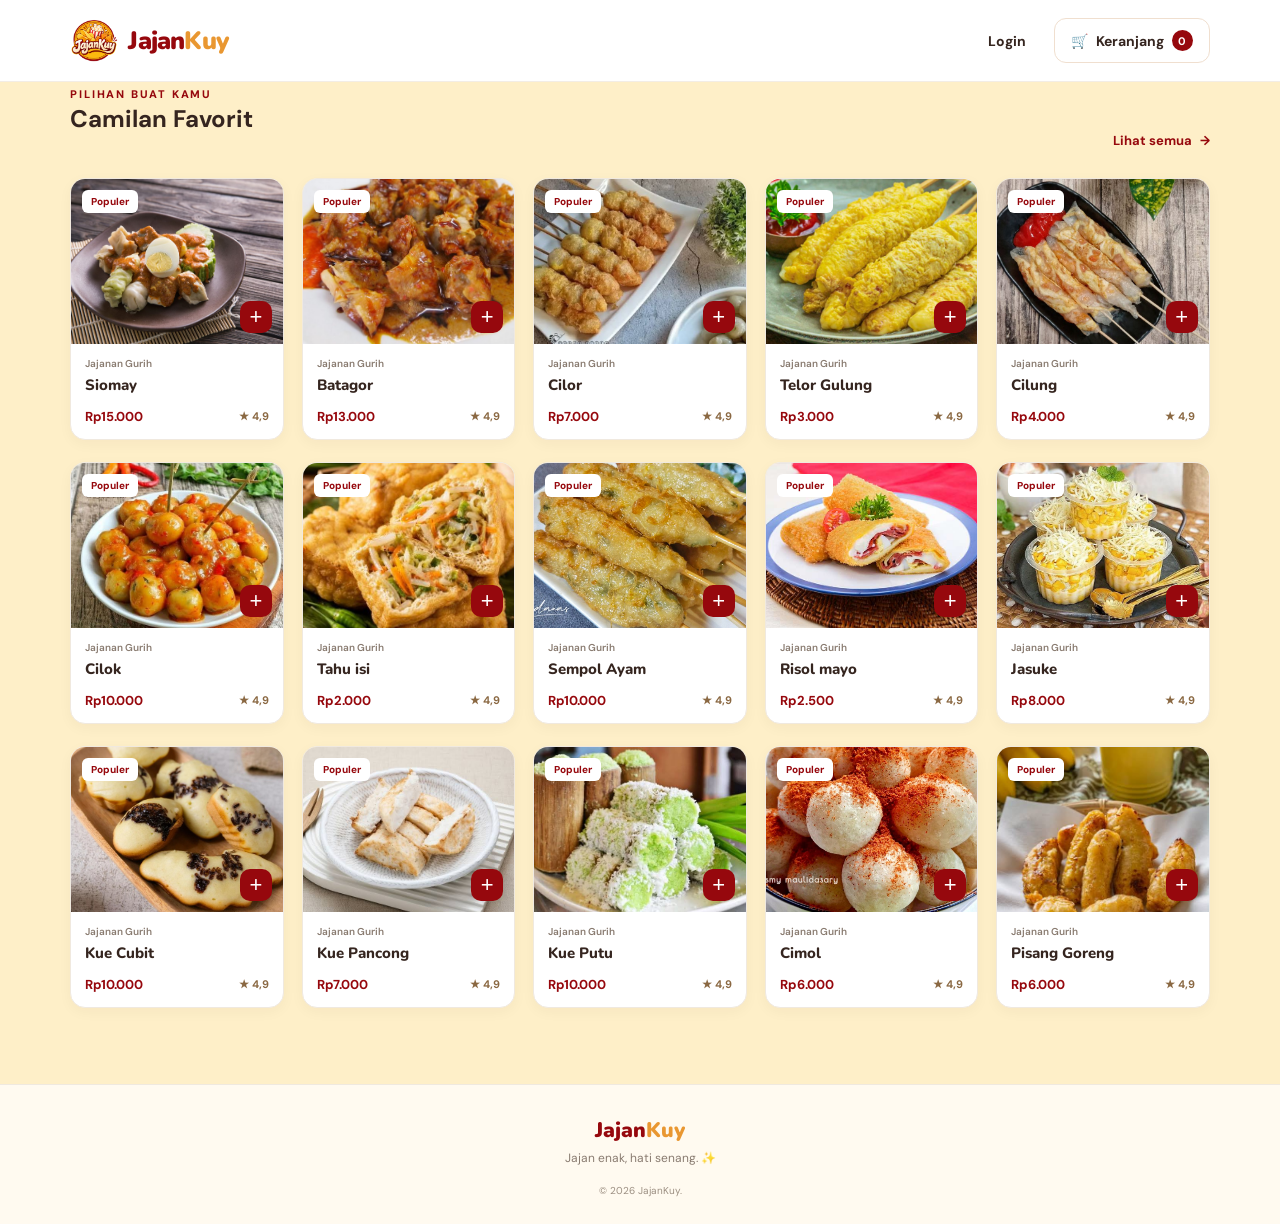
<file: index.html>
<!DOCTYPE html>
<html lang="id">
<head>
  <meta charset="UTF-8">
  <meta name="viewport" content="width=device-width, initial-scale=1.0">
  <meta name="theme-color" content="#96080D">
  <meta name="description" content="JajanKuy, teman ngemil serumu.">
  <title>JajanKuy &mdash; Teman Ngemil Kamu</title>
  <link rel="stylesheet" href="index.css">
</head>
<body>
  <header class="site-header">
    <a class="brand" href="index.html" aria-label="JajanKuy, beranda">
      <img src="asset/JajanKuy_Snack_Emblem.png" alt="Logo JajanKuy">
      <span>Jajan<span class="brand-highlight">Kuy</span></span>
    </a>
    <nav class="header-actions" aria-label="Navigasi akun">
      <a class="login-link" href="loginpage/login.html">Login</a>
      <a class="cart-link" href="Basket%20Page/basket-filled.html"><span aria-hidden="true">&#x1F6D2;</span> Keranjang <span class="cart-count">0</span></a>
    </nav>
  </header>
  <main id="beranda">
    <section class="products-section" id="produk">
      <div class="section-heading">
        <div><span class="eyebrow">PILIHAN BUAT KAMU</span><h1>Camilan <span>Favorit</span></h1></div>
        <a class="see-all" href="#produk">Lihat semua <span aria-hidden="true">&rarr;</span></a>
      </div>
      <div class="product-grid" id="produk-gueh"></div>
    </section>
  </main>
  <footer><a class="footer-brand" href="index.html">Jajan<span>Kuy</span></a>
    <p>Jajan enak, hati senang. &#x2728;</p><small>&copy; 2026 JajanKuy.</small>
  </footer>
  <script src="index.js" defer></script>
</body>
</html>
</file>
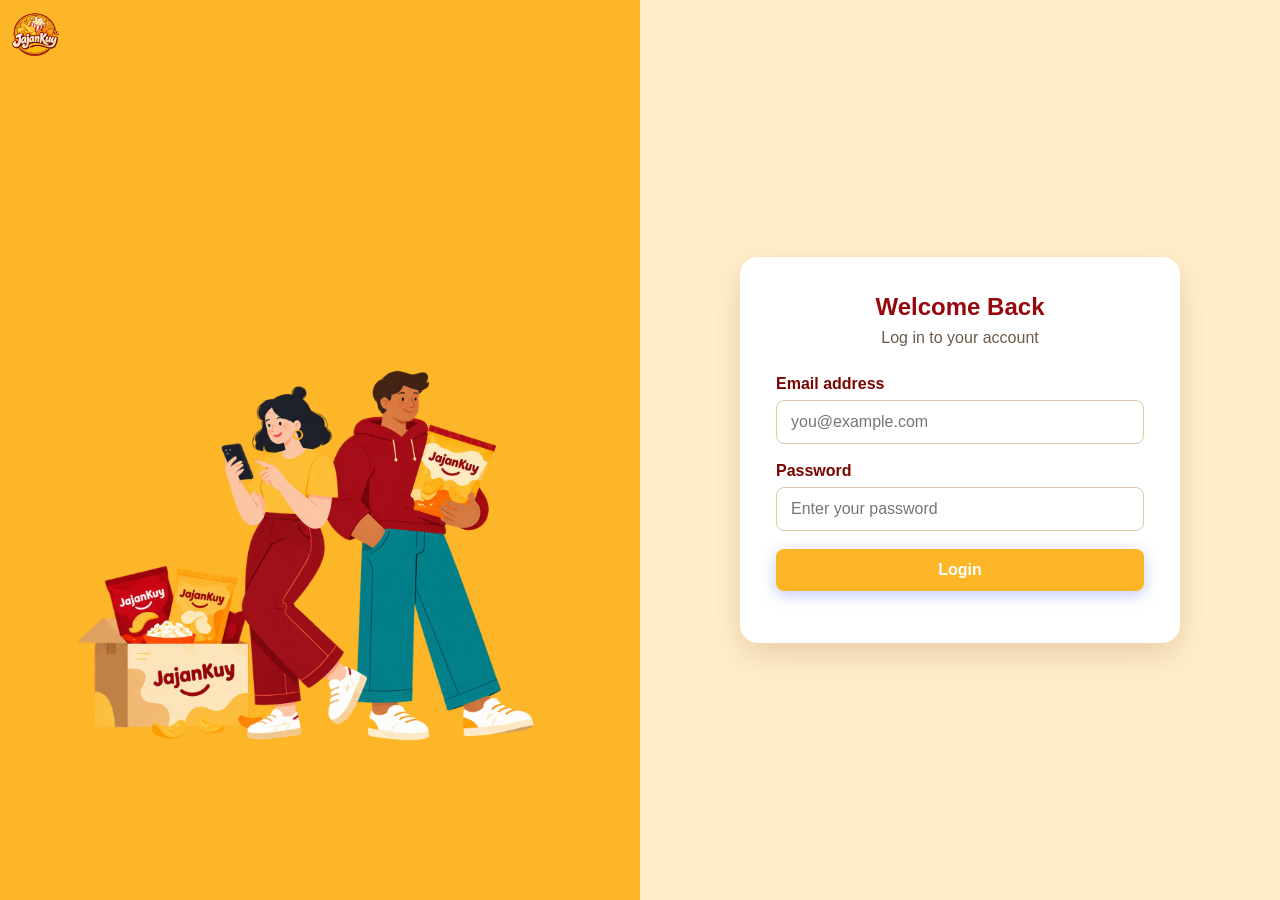
<file: Basket Page/basket-filled.html>
<!DOCTYPE html>
<html lang="id">
<head>
    <meta charset="UTF-8">
    <meta name="viewport" content="width=device-width, initial-scale=1.0">
    <title>Keranjang Kamu — JajanKuy</title>
    <link rel="stylesheet" href="basket.css">
    <script src="../index.js" defer></script>
</head>
<body >
    <!-- Logo dan navigasi -->
    <header class="site-header">
        <div class="container header-inner">
            <a href="basket-filled.html">
                <img class="brand-logo" src="../asset/JajanKuy_Snack_Emblem.png" alt="Keranjang JajanKuy">
            </a>
            <nav>
                <a class="nav-item" href="../index.html">Menu</a>
                <!-- <a id="cart-link" class="nav-item active" href="basket-filled.html">Keranjang</a> -->
                <a class="nav-item" href="../loginpage/login.html" data-account>Login</a>
            </nav>
        </div>
    </header>

    <!-- Isi keranjang diperbarui oleh index.js -->
    <main class="container">
        <section id="keranjang">
            <div class="section-heading">
                <div>
                    <h1 id="cart-title">Keranjang kamu.</h1>
                    <p>Ada kami, kamu pasti kenyang.</p>
                </div>
                <p class="heading-badge">Dibuat dan diantar dengan baik untuk kamu ✨</p>
            </div>
            <div id="basket-content" tabindex="-1" aria-live="polite">
                <div class="empty-cart" tabindex="-1">
                    <div class="empty-art" aria-hidden="true">🛍️</div>
                    <h2>Keranjang kamu masih kosong</h2>
                    <p>Yuk, temukan jajanan favorit untuk menemani harimu.</p>
                    <a href="../index.html">Pilih jajanan →</a>
                </div>
            </div>
            <noscript><p>Aktifkan JavaScript untuk mengelola keranjang.</p></noscript>
        </section>
    </main>

    <!-- Footer dan pesan status -->
    <footer class="site-footer">
        <div class="container">
            <a class="footer-brand" href="basket-filled.html">JajanKuy.</a>
            <p>Jajanan kecil, bahagia besar.</p>
            <small>© 2026 JajanKuy</small>
        </div>
    </footer>
    <p id="notice" class="notice" role="status" hidden></p>
</body>
</html>
</file>
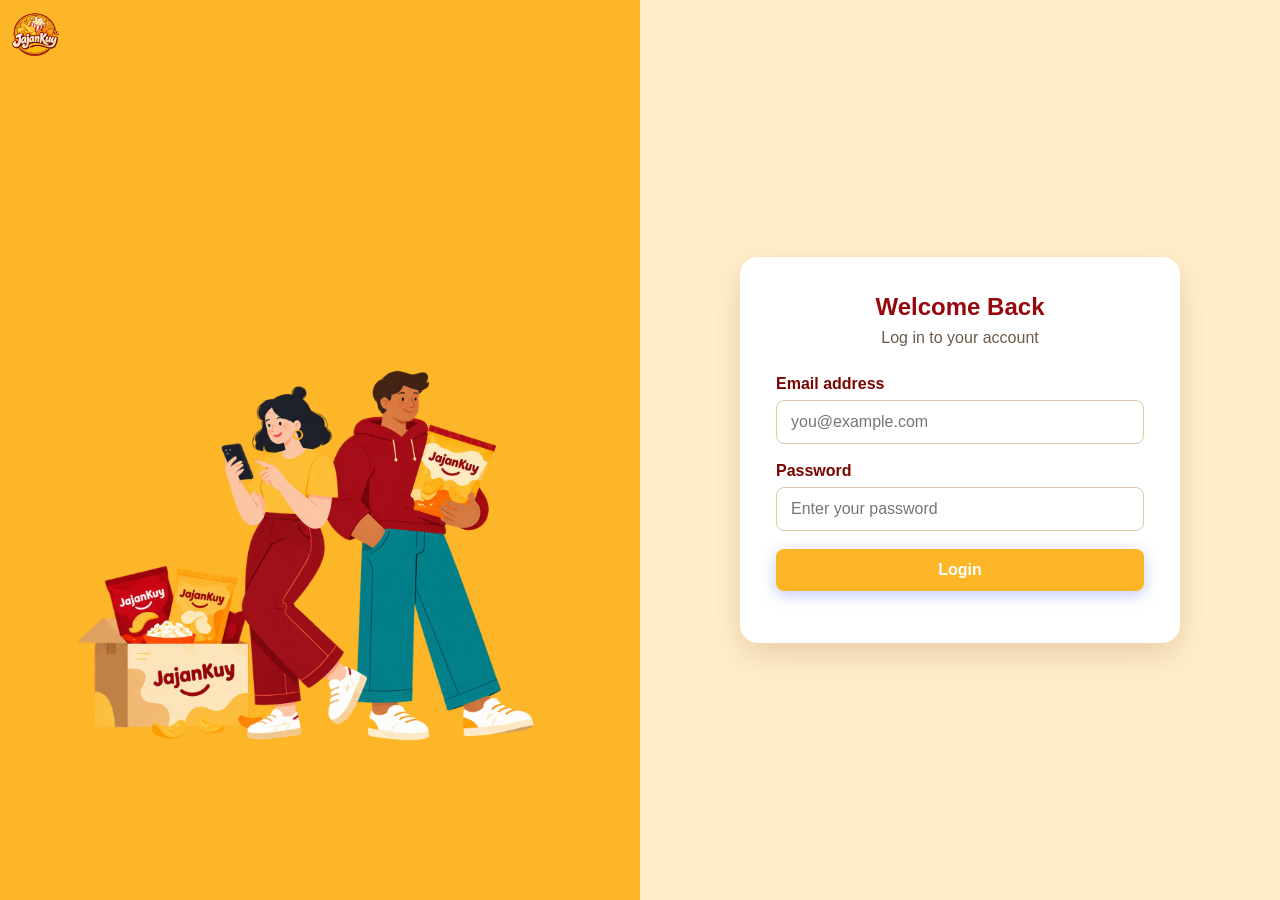
<file: Basket Page/basket.html>
<!DOCTYPE html>
<html lang="id">
<head>
    <meta charset="UTF-8">
    <meta name="viewport" content="width=device-width, initial-scale=1.0">
    <title>Keranjang Kamu — JajanKuy</title>
    <link rel="stylesheet" href="basket.css">
    <script src="../index.js" defer></script>
</head>
<body >
    <!-- logo dan navigasi -->
    <header class="site-header">
        <div class="container header-inner">
            <a href="basket-filled.html">
                <img class="brand-logo" src="../asset/JajanKuy_Snack_Emblem.png" alt="Keranjang JajanKuy">
            </a>
            <nav>
                <a class="nav-item" href="../index.html">Menu</a>
                <a id="cart-link" class="nav-item active" href="basket-filled.html">Keranjang</a>
                <a class="nav-item" href="../loginpage/login.html">Masuk</a>
            </nav>
        </div>
    </header>

  
    <!-- Isi keranjang yang bisa gerak oleh index.js -->
    <main class="container">
        <section id="keranjang">
            <div class="section-heading">
                <div>
                    <h1 id="cart-title">Keranjang kamu.</h1>
                    <p>Ada kami, kamu pasti kenyang.</p>
                </div>
                <p class="heading-badge">Dibuat dan diantar dengan baik untuk kamu ✨</p>
            </div>
            <div id="basket-content" tabindex="-1" aria-live="polite">
                <div class="empty-cart" tabindex="-1">
                    <div class="empty-art" aria-hidden="true">🛍️</div>
                    <h2>Keranjang kamu masih kosong</h2>
                    <p>Yuk, temukan jajanan kamu hari ini.</p>
                    <a href="../index.html">Pilih jajanan →</a>
                </div>
            </div>
            <noscript><p>Aktifkan JavaScript untuk mengelola keranjang.</p></noscript>
        </section>
    </main>

    <!-- Footer dan pesan status -->
    <footer class="site-footer">
        <div class="container">
            <a class="footer-brand" href="basket-filled.html">JajanKuy.</a>
            <p>Jajanan kecil, bahagia besar.</p>
            <small>© 2026 JajanKuy</small>
        </div>
    </footer>
    <p id="notice" class="notice" role="status" hidden></p>
</body>
</html>
</file>
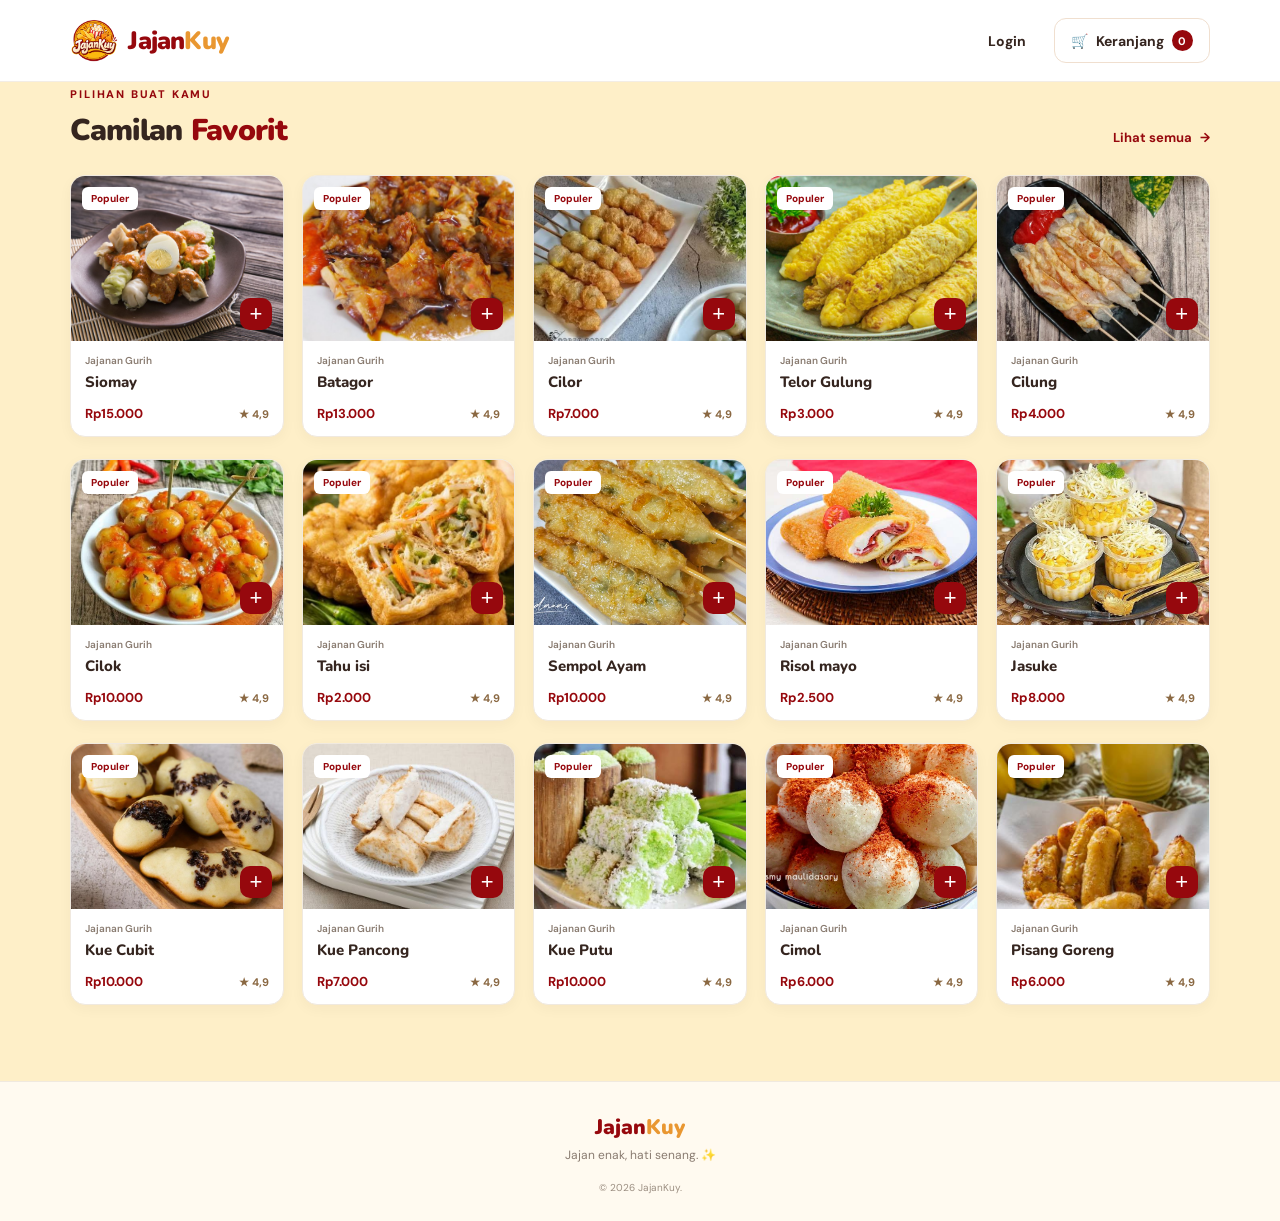
<file: HomePage/jajankuy.html>
<!DOCTYPE html>
<html lang="id">

<head>
  <meta charset="UTF-8">
  <meta name="viewport" content="width=device-width, initial-scale=1.0">
  <meta name="theme-color" content="#96080D">
  <title>JajanKuy — Teman Ngemil Kamu</title>
  <link rel="stylesheet" href="style.css">
</head>

<body>
  <header class="site-header">
    <a class="brand" href="#beranda" aria-label="JajanKuy, beranda">
      <img src="../asset/JajanKuy_Snack_Emblem.png" alt="Logo JajanKuy">
      <span>Jajan<span class="brand-highlight">Kuy</span></span>
    </a>
    <nav class="header-actions" aria-label="Navigasi akun">
      <a class="login-link" href="../loginpage/login.html">Login</a>
      <a class="cart-link" href="../Basket Page/basket-filled.html"><span aria-hidden="true">🛒</span> Keranjang <span
          class="cart-count">0</span></a>
    </nav>
  </header>

  <main id="beranda">
    <section class="products-section" id="produk">
      <div class="section-heading">
        <div><span class="eyebrow">PILIHAN BUAT KAMU</span>
          <h2>Camilan <span>Favorit</span></h2>
        </div>
        <a class="see-all" href="#produk">Lihat semua <span aria-hidden="true">→</span></a>
      </div>
      <div class="product-grid" id="produk-gueh">
      </div>
    </section>
  </main>
  <footer><a class="footer-brand" href="#beranda">Jajan<span>Kuy</span></a>
    <p>Jajan enak, hati senang. ✨</p><small>© 2026 JajanKuy.</small>
  </footer>
  <script src="../index.js"></script>
</body>

</html>
</file>
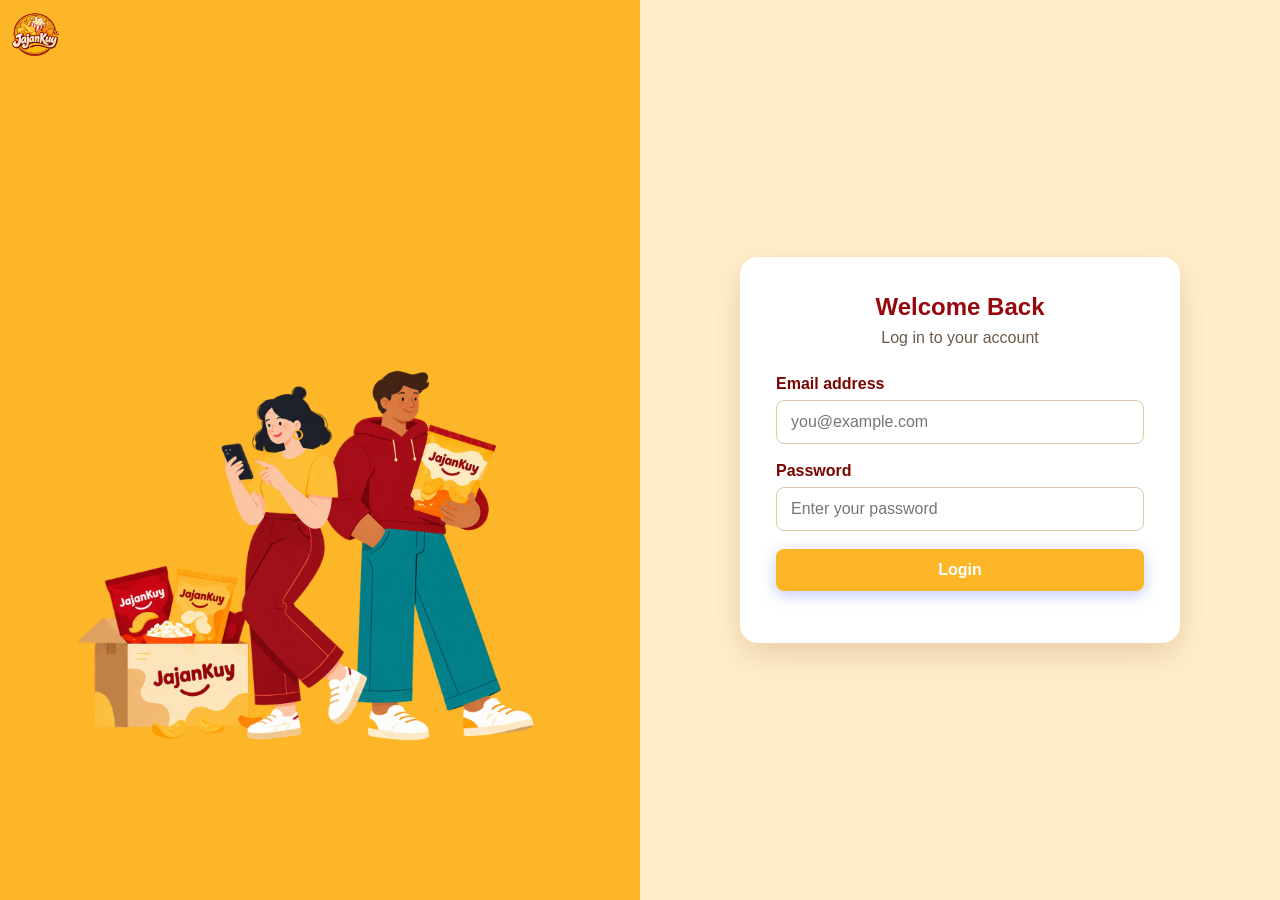
<file: loginpage/login.html>
<html>
<head>
  <link href="login.css" rel="stylesheet" /> 
  
  <title>Jajanskuy</title>

  
</head>

<body>
  <main class="login-layout">
    
    <section class="brand-panel" aria-label="JajanKuy branding">
      <div> 
        <img src="../asset/JajanKuy_Snack_Emblem.png" alt="corner image" 
        style="width: 50;
        position: absolute;
        top: 10px;
        left: 10px;"  > 
      </div>
       
      <img src="../asset/JajanKuy_Snack_Duo_Illustration.png" alt="JajanKuy Snack emblem">
      
    </section>
    <section class="form-panel">
    <div class="login-card">
    <h1>Welcome Back</h1>
    <p class="subtitle">Log in to your account</p>

    <form id="login-form" action="#" method="post">
      <div class="form-group" >
        
        <label for="email">Email address</label>
        <input
          type="email"
          id="email"
          name="email"
          placeholder="you@example.com"
          autocomplete="email"
          required 
        >
      </div>

      <div class="form-group">
        <label for="password">Password</label>
        <input
          type="password"
          id="password"
          name="password"
          placeholder="Enter your password"
          autocomplete="current-password"
          required
        >
      </div>


      <div><button type="submit" class="login-btn-gradient">Login</button></div>

    </form>
    </div>
    </section>
  </main>
  <script src="../index.js"></script>
</body>
</html>
</file>
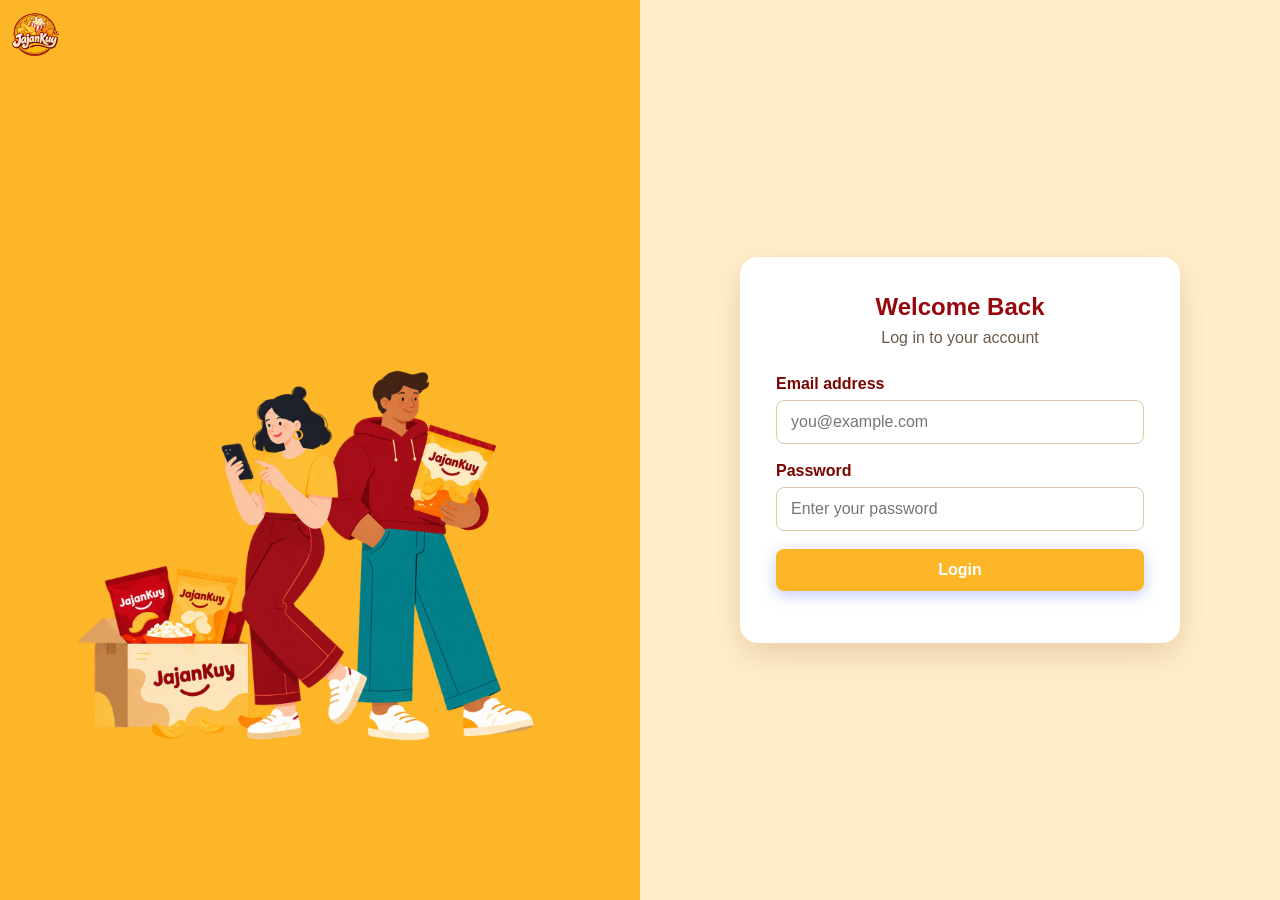
<file: ProsesPembayaran/prosespembayaran.html>
<!doctype html>
<html lang="id">

<head>
  <meta charset="utf-8">
  <meta name="viewport" content="width=device-width, initial-scale=1">
  <meta name="theme-color" content="#96080D">
  <meta name="description" content="Halaman pembayaran pesanan belanja online.">
  <title>Checkout - JajanKuy</title>
  <link rel="stylesheet" href="stylepembayaran.css">
</head>

<body>
  <header class="topbar">
    <div class="topbar-inner">
      <a class="brand" href="../index.html" aria-label="JajanKuy"><img class="brand-logo"
          src="../asset/JajanKuy_Snack_Emblem.png" alt="Logo JajanKuy"></a>
    </div>
  </header>

  <main class="checkout-shell">
    <div class="checkout-steps" aria-label="Tahapan pesanan">
      <div class="step complete"><span class="step-number">✓</span><span>Keranjang</span></div><span
        class="step-line"></span>
      <div class="step active" aria-current="step"><span class="step-number">2</span><span>Checkout</span></div><span
        class="step-line"></span>
      <div class="step"><span class="step-number">3</span><span>Selesai</span></div>
    </div>

    <section class="panel order-panel">
      <div class="order-heading">
        <h2>Keranjang Belanja</h2><span>Harga</span><span>Jumlah</span><span>Subtotal</span>
      </div>
      <div id="payment-items">
        <article class="product-row">
          <div class="product-cell">
            <div class="product-picture picture-orange"><span>🥔</span></div>
            <div class="product-description">
              <h3>Keripik Kentang BBQ</h3>
              <p>Rasa: Barbeque · Berat: 200 g</p><small class="stock-note">Stok tersedia</small>
            </div>
          </div>
          <span class="unit-price">Rp28.000</span>
          <div class="quantity-control"><button type="button"
              aria-label="Kurangi jumlah Keripik Kentang BBQ">−</button><input type="number" min="1" value="1"
              aria-label="Jumlah Keripik Kentang BBQ"><button type="button"
              aria-label="Tambah jumlah Keripik Kentang BBQ">+</button></div>
          <div class="row-total"><strong class="subtotal">Rp28.000</strong><button class="delete-button"
              type="button">Hapus</button></div>
        </article>
        <article class="product-row">
          <div class="product-cell">
            <div class="product-picture picture-pink"><span>🍿</span></div>
            <div class="product-description">
              <h3>Popcorn Caramel</h3>
              <p>Rasa: Caramel · Berat: 150 g</p><small class="stock-note">Stok tersedia</small>
            </div>
          </div>
          <span class="unit-price">Rp22.000</span>
          <div class="quantity-control"><button type="button"
              aria-label="Kurangi jumlah Popcorn Caramel">−</button><input type="number" min="1" value="2"
              aria-label="Jumlah Popcorn Caramel"><button type="button"
              aria-label="Tambah jumlah Popcorn Caramel">+</button></div>
          <div class="row-total"><strong class="subtotal">Rp44.000</strong><button class="delete-button"
              type="button">Hapus</button></div>
        </article>
      </div>
      <div class="note-row"><label for="catatan">Catatan pesanan</label><input id="catatan" type="text"
          placeholder="Tambahkan catatan untuk pesananmu (opsional)"></div>
    </section>
    <section class="panel total-panel">
      <div class="total-content">
        <h2>Ringkasan Belanja</h2>
        <div><span id="payment-item-count">Total harga (0 barang)</span><span id="payment-subtotal">Rp0</span></div>
        <div class="grand-total"><strong>Total Belanja</strong><strong id="payment-total">Rp0</strong></div>
      </div>
    </section>

    <footer class="checkout-footer">
      <p>Pesanan dan total dihitung dari keranjangmu.</p><a class="place-order" id="place-order"
        href="#pembayaran-berhasil">Checkout <span>›</span></a>
    </footer>
  </main>
  <section class="success-overlay" id="pembayaran-berhasil" role="alertdialog" aria-modal="true"
    aria-labelledby="success-title" aria-describedby="success-message">
    <div class="success-dialog">
      <span class="success-icon" aria-hidden="true"></span>
      <h2 id="success-title">Pembayaran berhasil!</h2>
      <p id="success-message">Terima kasih sudah berbelanja di JajanKuy. Pesananmu sedang kami siapkan.</p>
      <a class="success-home" href="../index.html">Kembali ke Beranda</a>
    </div>
  </section>
  <script src="../index.js" defer></script>
</body>

</html>
</file>
<file: index.css>
﻿@import url('https://fonts.googleapis.com/css2?family=DM+Sans:wght@400;500;600;700;800&family=Nunito:wght@500;600;700;800;900&display=swap');

:root {
  --gold: #FDB627;
  --maroon: #96080D;
  --burgundy: #7A0402;
  --orange: #E99731;
  --cream: #FEEFC8;
  --ink: #35251f;
  --muted: #897b70;
  --white: #fffdf8;
}

* {
  box-sizing: border-box;
}

html {
  scroll-behavior: smooth;
}

body {
  margin: 0;
  background: var(--cream);
  color: var(--ink);
  font-family: 'DM Sans', sans-serif;
}

a {
  color: inherit;
  text-decoration: none;
}

.site-header {
  height: 82px;
  padding: 0 max(5.5%, calc((100% - 1320px)/2));
  display: flex;
  align-items: center;
  justify-content: space-between;
  background: #fff;
  border-bottom: 1px solid #f3ede5;
}

.brand {
  display: inline-flex;
  align-items: center;
  gap: 10px;
  color: var(--maroon);
  font-family: 'Nunito', sans-serif;
  font-size: 25px;
  font-weight: 900;
  letter-spacing: -.8px;
}

.brand img {
  width: 48px;
  height: 48px;
  object-fit: contain;
}

.brand-highlight {
  color: var(--orange);
}

.header-actions {
  display: flex;
  align-items: center;
  gap: 28px;
  font-size: 14px;
  font-weight: 700;
}

.login-link {
  transition: color .2s;
}

.login-link:hover {
  color: var(--maroon);
}

.cart-link {
  display: inline-flex;
  align-items: center;
  gap: 8px;
  padding: 11px 16px;
  border: 1.5px solid #f0dfcf;
  border-radius: 12px;
}

.cart-count {
  display: grid;
  place-items: center;
  width: 21px;
  height: 21px;
  border-radius: 50%;
  color: white;
  background: var(--maroon);
  font-size: 11px;
}

main {
  width: min(1320px, 89%);
  margin: 0 auto;
}

.hero {
  min-height: 350px;
  margin: 34px 0 62px;
  padding: 55px 7%;
  position: relative;
  overflow: hidden;
  display: flex;
  align-items: center;
  justify-content: space-between;
  border-radius: 26px;
  background: linear-gradient(110deg, #fff2d4 0%, #ffdf91 100%);
}

.hero-copy {
  z-index: 1;
  max-width: 570px;
}

.eyebrow {
  color: var(--maroon);
  font-size: 11px;
  font-weight: 800;
  letter-spacing: 1.8px;
}

h1,
h2,
h3,
p {
  margin-top: 0;
}

.hero h1 {
  margin: 14px 0 12px;
  font-family: 'Nunito', sans-serif;
  font-size: clamp(34px, 4.4vw, 54px);
  font-weight: 900;
  letter-spacing: -1.8px;
  line-height: 1.1;
}

.hero h1 span,
.section-heading h2 span {
  color: var(--maroon);
}

.hero-copy>p {
  max-width: 440px;
  margin-bottom: 24px;
  color: #746256;
  font-size: 15px;
  line-height: 1.7;
}

.hero-button {
  display: inline-flex;
  align-items: center;
  gap: 15px;
  padding: 13px 19px;
  border-radius: 11px;
  color: white;
  background: var(--maroon);
  font-size: 13px;
  font-weight: 700;
  box-shadow: 0 6px 16px #96080d2c;
  transition: transform .2s, background .2s;
}

.hero-button:hover {
  transform: translateY(-2px);
  background: var(--burgundy);
}

.hero-art {
  position: absolute;
  right: 9%;
  top: 50%;
  width: 290px;
  height: 260px;
  transform: translateY(-50%);
}

.hero-art span {
  position: absolute;
  display: grid;
  place-items: center;
  width: 102px;
  height: 102px;
  border: 5px solid #fff8e9;
  border-radius: 50%;
  background: #fff9eb;
  box-shadow: 0 12px 28px #9d5b1620;
  font-size: 53px;
}

.hero-art span:nth-child(1) {
  top: 6px;
  left: 75px;
  width: 124px;
  height: 124px;
  font-size: 67px;
}

.hero-art span:nth-child(2) {
  bottom: 9px;
  left: 6px;
  transform: rotate(-14deg);
}

.hero-art span:nth-child(3) {
  right: 0;
  bottom: 5px;
  transform: rotate(12deg);
}

.hero-art span:nth-child(4) {
  right: 28px;
  top: 5px;
  width: 56px;
  height: 56px;
  border: 0;
  background: var(--gold);
  font-size: 30px;
}

.hero-sparkle {
  position: absolute;
  color: var(--orange);
  font-size: 30px;
}

.sparkle-one {
  right: 6%;
  top: 24%;
}

.sparkle-two {
  right: 31%;
  bottom: 13%;
  font-size: 19px;
}

.products-section {
  padding-bottom: 76px;
}

.section-heading {
  display: flex;
  align-items: end;
  justify-content: space-between;
  margin-bottom: 24px;
}

.section-heading h2 {
  margin: 7px 0 0;
  font-family: 'Nunito', sans-serif;
  font-size: 30px;
  font-weight: 900;
  letter-spacing: -.7px;
}

.see-all {
  padding-bottom: 5px;
  color: var(--maroon);
  font-size: 13px;
  font-weight: 700;
}

.see-all span {
  margin-left: 5px;
}

.product-grid {
  display: grid;
  grid-template-columns: repeat(5, minmax(0, 1fr));
  gap: 22px 18px;
}

.product-card {
  min-width: 0;
  overflow: hidden;
  border: 1px solid #f0e9df;
  border-radius: 15px;
  background: white;
  box-shadow: 0 4px 14px #3a21100a;
  transition: transform .2s, box-shadow .2s;
}

.product-card:hover {
  transform: translateY(-4px);
  box-shadow: 0 12px 25px #3a211018;
}

.product-art {
  height: 165px;
  position: relative;
  place-items: center;
  overflow: hidden;
  display: flex;
  justify-content: center; 
  align-items: center;     
}

.product-art>span:first-child {
  font-size: 76px;
  filter: drop-shadow(0 9px 6px #4c2b2522);
  transition: transform .2s;
}

.product-card:hover .product-art>span:first-child {
  transform: scale(1.09) rotate(-4deg);
}

.art-yellow {
  background: #fff0c9;
}

.art-cream {
  background: #fff7e9;
}

.art-orange {
  background: #ffebd6;
}

.art-pink {
  background: #fde8e3;
}

.art-red {
  background: #f9e9e3;
}

.product-tag {
  position: absolute;
  top: 11px;
  left: 11px;
  padding: 5px 9px;
  border-radius: 6px;
  color: var(--maroon);
  background: white;
  font-size: 10px;
  font-weight: 800;
}

.add-button {
  position: absolute;
  right: 11px;
  bottom: 11px;
  width: 32px;
  height: 32px;
  border: 0;
  border-radius: 10px;
  color: white;
  background: var(--maroon);
  font-size: 22px;
  line-height: 1;
  cursor: pointer;
  transition: background .2s, transform .2s;
}

.add-button:hover {
  transform: scale(1.08);
  background: var(--burgundy);
}

.product-info {
  padding: 13px 14px 14px;
}

.product-category {
  margin-bottom: 5px;
  color: var(--muted);
  font-size: 10px;
  font-weight: 600;
}

.product-info h3 {
  overflow: hidden;
  margin-bottom: 13px;
  font-family: 'Nunito', sans-serif;
  font-size: 15px;
  font-weight: 800;
  text-overflow: ellipsis;
  white-space: nowrap;
}

.product-bottom {
  display: flex;
  align-items: center;
  justify-content: space-between;
  gap: 4px;
}

.product-bottom strong {
  color: var(--maroon);
  font-size: 13px;
}

.rating {
  color: #8a6842;
  font-size: 11px;
  font-weight: 700;
  white-space: nowrap;
}

footer {
  padding: 31px 5.5% 25px;
  text-align: center;
  border-top: 1px solid #f0e9df;
  background: #fffaf0;
}

.footer-brand {
  color: var(--maroon);
  font-family: 'Nunito', sans-serif;
  font-size: 21px;
  font-weight: 900;
}

.footer-brand span {
  color: var(--orange);
}

footer p {
  margin: 6px 0 12px;
  color: var(--muted);
  font-size: 12px;
}

footer small {
  color: #9b8e81;
  font-size: 10px;
}

@media (max-width: 950px) {
  .product-grid {
    grid-template-columns: repeat(3, minmax(0, 1fr));
  }

  .hero-art {
    right: 4%;
    transform: translateY(-50%) scale(.85);
  }

  .hero-copy {
    max-width: 55%;
  }
}

@media (max-width: 620px) {
  .site-header {
    height: 68px;
    padding: 0 5%;
  }

  .brand {
    gap: 6px;
    font-size: 21px;
  }

  .brand img {
    width: 40px;
    height: 40px;
  }

  .header-actions {
    gap: 15px;
    font-size: 12px;
  }

  .cart-link {
    gap: 5px;
    padding: 9px 10px;
  }

  main {
    width: 91%;
  }

  .hero {
    min-height: 430px;
    margin: 20px 0 43px;
    padding: 34px 7%;
    align-items: flex-start;
  }

  .hero-copy {
    max-width: 100%;
  }

  .hero h1 {
    font-size: 38px;
  }

  .hero-copy>p {
    max-width: 320px;
    font-size: 13px;
  }

  .hero-art {
    top: auto;
    right: 3%;
    bottom: -31px;
    transform: scale(.68);
    transform-origin: bottom right;
    opacity: .96;
  }

  .hero-sparkle {
    display: none;
  }

  .products-section {
    padding-bottom: 52px;
  }

  .section-heading {
    margin-bottom: 18px;
  }

  .section-heading h2 {
    font-size: 25px;
  }

  .eyebrow {
    font-size: 9px;
  }

  .see-all {
    font-size: 11px;
  }

  .product-grid {
    grid-template-columns: repeat(2, minmax(0, 1fr));
    gap: 13px;
  }

  .product-art {
    height: 135px;
  }

  .product-art>span:first-child {
    font-size: 65px;
  }

  .product-info {
    padding: 11px 10px 12px;
  }

  .product-info h3 {
    font-size: 13px;
  }

  .product-bottom strong {
    font-size: 11px;
  }

  .rating {
    font-size: 10px;
  }
}
/* Product image sizing */
.product-art > span:first-child {
  width: 100%;
  height: 100%;
}

.product-art img {
  display: block;
  width: 100%;
  height: 100%;
  object-fit: cover;
}
</file>
<file: Basket Page/basket.css>
/* Selector dasar: tag, class, dan id. Warna ditulis langsung. */
div,
aside,
input,
button {
  box-sizing: border-box;
}

body {
  margin: 0;
  background: white;
  color: #7A0402;
  font: 14px/1.5 Arial, sans-serif;
}

.container {
  width: 90%;
  max-width: 1180px;
  margin: auto;
}

a {
  color: #96080D;
  text-decoration: none;
}

button,
input {
  font: inherit;
  padding: 8px;
  border: 1px solid #E99731;
  border-radius: 6px;
}

button {
  cursor: pointer;
  background: #FDB627;
  color: #7A0402;
}

.header-inner,
nav,
.basket-layout,
.cart-item,
.controls,
dl div,
.total {
  display: flex;
  align-items: center;
  justify-content: space-between;
  flex-wrap: wrap;
  gap: 16px;
}

.quantity-control {
  display: inline-flex;
  align-items: center;
  gap: 0;
  border: 1px solid #e5e0db;
  border-radius: 6px;
  overflow: hidden;
}

.quantity-control button {
  width: 30px;
  padding: 4px;
  border: 0;
  border-radius: 0;
}

.quantity-control input {
  width: 42px;
  padding: 5px 2px;
  border: 0;
  border-left: 1px solid #e5e0db;
  border-right: 1px solid #e5e0db;
  border-radius: 0;
  text-align: center;
}

.delete-button {
  padding: 0;
  border: 0;
  background: transparent;
}

.brand-logo {
  width: 76px;
  display: block;
}

#keranjang {
  padding: 40px 0 56px;
}

.section-heading,
.cart-item,
.total {
  margin-bottom: 24px;
}

.heading-badge,
.delivery {
  background: #FEEFC8;
  padding: 12px;
  border-radius: 8px;
}

.cart-panel {
  flex: 2 1 420px;
  min-width: 0;
}

.cart-panel,
.summary,
.empty-cart {
  padding: 20px;
  border: 1px solid #FAC03E;
  border-radius: 12px;
}

.summary {
  flex: none;
  min-width: 0;
  background: #fffaf0;
  align-self: flex-start;
}

.summary-column {
  flex: 1 1 260px;
  min-width: 0;
  display: flex;
  flex-direction: column;
  gap: 12px;
}

.empty-cart,
.site-footer {
  padding: 32px 16px;
  text-align: center;
  background: #fffaf0;
}

.empty-art,
.food-art {
  font-size: 48px;
}

.item-info {
  flex: 1 1 140px;
}

.quantity input {
  width: 44px;
}

.checkout {
  display: block;
  box-sizing: border-box;
  width: 100%;
  min-height: 48px;
  padding: 13px 18px;
  border: 1px solid #E99731;
  border-radius: 8px;
  background: #FDB627;
  color: #7A0402;
  font-weight: bold;
  text-align: center;
  line-height: 20px;
  box-shadow: 0 2px 4px #7A04021a;
  transition: background-color 0.2s ease, box-shadow 0.2s ease, transform 0.2s ease;
}

.checkout:hover {
  background: #F4A900;
  box-shadow: 0 4px 8px #7A040226;
  transform: translateY(-1px);
}

.checkout:focus-visible {
  outline: 3px solid #7A0402;
  outline-offset: 3px;
}

.notice {
  position: fixed;
  bottom: 16px;
  left: 5%;
  right: 5%;
  padding: 16px;
  background: #7A0402;
  color: white;
}

/* Detail tampilan agar tetap ringkas dan mudah dipelajari */
.site-header {
  border-bottom: 1px solid #eee5d9;
  padding: 12px 0;
}

.cart-item {
  border-bottom: 1px solid #eee5d9;
  padding-bottom: 20px;
}

/* Finishing touches for the live cart layout */
.basket-layout {
  align-items: flex-start;
  gap: 24px;
}

.cart-panel,
.summary {
  background: #fff;
  box-shadow: 0 8px 24px #7a04020b;
}

.summary-column .summary {
  width: 100%;
}

.cart-panel>.cart-item {
  justify-content: flex-start;
  gap: 18px;
  padding: 18px 0;
  margin: 0;
}

.cart-item>img {
  width: 88px;
  height: 76px;
  object-fit: cover;
  border-radius: 10px;
  background: #fff4d9;
}

.item-actions {
  display: grid;
  gap: 10px;
  text-align: right;
}

.summary h2,
.cart-panel h2 {
  margin-top: 0;
}

.summary dl {
  margin: 18px 0;
}

.summary .total {
  margin: 0;
  padding-top: 14px;
  border-top: 1px solid #f0e6d7;
}

.cart-panel [data-kosongkan] {
  margin-top: 8px;
}

@media (max-width: 700px) {
  #keranjang {
    padding: 24px 0 36px;
  }

  .basket-layout {
    gap: 16px;
  }

  .cart-panel,
  .summary {
    padding: 16px;
  }

  .cart-panel>.cart-item {
    align-items: flex-start;
    gap: 12px;
  }

  .cart-item>img {
    width: 68px;
    height: 68px;
  }

  .item-actions {
    width: 100%;
    text-align: left;
  }

  .checkout {
    min-height: 46px;
  }
}

.food-art {
  background: #FEEFC8;
  border-radius: 12px;
  padding: 10px;
}

.item-info p,
.summary-note,
.promo-hint {
  color: #86766d;
  font-size: 12px;
}

.panel-heading,
.total {
  font-weight: bold;
}

.cart-footer,
.item-actions {
  text-align: right;
}

.header-divider {
  margin: 0 12px
}
</file>
<file: HomePage/style.css>
﻿@import url('https://fonts.googleapis.com/css2?family=DM+Sans:wght@400;500;600;700;800&family=Nunito:wght@500;600;700;800;900&display=swap');

:root {
  --gold: #FDB627;
  --maroon: #96080D;
  --burgundy: #7A0402;
  --orange: #E99731;
  --cream: #FEEFC8;
  --ink: #35251f;
  --muted: #897b70;
  --white: #fffdf8;
}

* {
  box-sizing: border-box;
}

html {
  scroll-behavior: smooth;
}

body {
  margin: 0;
  background: var(--cream);
  color: var(--ink);
  font-family: 'DM Sans', sans-serif;
}

a {
  color: inherit;
  text-decoration: none;
}

.site-header {
  height: 82px;
  padding: 0 max(5.5%, calc((100% - 1320px)/2));
  display: flex;
  align-items: center;
  justify-content: space-between;
  background: #fff;
  border-bottom: 1px solid #f3ede5;
}

.brand {
  display: inline-flex;
  align-items: center;
  gap: 10px;
  color: var(--maroon);
  font-family: 'Nunito', sans-serif;
  font-size: 25px;
  font-weight: 900;
  letter-spacing: -.8px;
}

.brand img {
  width: 48px;
  height: 48px;
  object-fit: contain;
}

.brand-highlight {
  color: var(--orange);
}

.header-actions {
  display: flex;
  align-items: center;
  gap: 28px;
  font-size: 14px;
  font-weight: 700;
}

.login-link {
  transition: color .2s;
}

.login-link:hover {
  color: var(--maroon);
}

.cart-link {
  display: inline-flex;
  align-items: center;
  gap: 8px;
  padding: 11px 16px;
  border: 1.5px solid #f0dfcf;
  border-radius: 12px;
}

.cart-count {
  display: grid;
  place-items: center;
  width: 21px;
  height: 21px;
  border-radius: 50%;
  color: white;
  background: var(--maroon);
  font-size: 11px;
}

main {
  width: min(1320px, 89%);
  margin: 0 auto;
}

.hero {
  min-height: 350px;
  margin: 34px 0 62px;
  padding: 55px 7%;
  position: relative;
  overflow: hidden;
  display: flex;
  align-items: center;
  justify-content: space-between;
  border-radius: 26px;
  background: linear-gradient(110deg, #fff2d4 0%, #ffdf91 100%);
}

.hero-copy {
  z-index: 1;
  max-width: 570px;
}

.eyebrow {
  color: var(--maroon);
  font-size: 11px;
  font-weight: 800;
  letter-spacing: 1.8px;
}

h1,
h2,
h3,
p {
  margin-top: 0;
}

.hero h1 {
  margin: 14px 0 12px;
  font-family: 'Nunito', sans-serif;
  font-size: clamp(34px, 4.4vw, 54px);
  font-weight: 900;
  letter-spacing: -1.8px;
  line-height: 1.1;
}

.hero h1 span,
.section-heading h2 span {
  color: var(--maroon);
}

.hero-copy>p {
  max-width: 440px;
  margin-bottom: 24px;
  color: #746256;
  font-size: 15px;
  line-height: 1.7;
}

.hero-button {
  display: inline-flex;
  align-items: center;
  gap: 15px;
  padding: 13px 19px;
  border-radius: 11px;
  color: white;
  background: var(--maroon);
  font-size: 13px;
  font-weight: 700;
  box-shadow: 0 6px 16px #96080d2c;
  transition: transform .2s, background .2s;
}

.hero-button:hover {
  transform: translateY(-2px);
  background: var(--burgundy);
}

.hero-art {
  position: absolute;
  right: 9%;
  top: 50%;
  width: 290px;
  height: 260px;
  transform: translateY(-50%);
}

.hero-art span {
  position: absolute;
  display: grid;
  place-items: center;
  width: 102px;
  height: 102px;
  border: 5px solid #fff8e9;
  border-radius: 50%;
  background: #fff9eb;
  box-shadow: 0 12px 28px #9d5b1620;
  font-size: 53px;
}

.hero-art span:nth-child(1) {
  top: 6px;
  left: 75px;
  width: 124px;
  height: 124px;
  font-size: 67px;
}

.hero-art span:nth-child(2) {
  bottom: 9px;
  left: 6px;
  transform: rotate(-14deg);
}

.hero-art span:nth-child(3) {
  right: 0;
  bottom: 5px;
  transform: rotate(12deg);
}

.hero-art span:nth-child(4) {
  right: 28px;
  top: 5px;
  width: 56px;
  height: 56px;
  border: 0;
  background: var(--gold);
  font-size: 30px;
}

.hero-sparkle {
  position: absolute;
  color: var(--orange);
  font-size: 30px;
}

.sparkle-one {
  right: 6%;
  top: 24%;
}

.sparkle-two {
  right: 31%;
  bottom: 13%;
  font-size: 19px;
}

.products-section {
  padding-bottom: 76px;
}

.section-heading {
  display: flex;
  align-items: end;
  justify-content: space-between;
  margin-bottom: 24px;
}

.section-heading h2 {
  margin: 7px 0 0;
  font-family: 'Nunito', sans-serif;
  font-size: 30px;
  font-weight: 900;
  letter-spacing: -.7px;
}

.see-all {
  padding-bottom: 5px;
  color: var(--maroon);
  font-size: 13px;
  font-weight: 700;
}

.see-all span {
  margin-left: 5px;
}

.product-grid {
  display: grid;
  grid-template-columns: repeat(5, minmax(0, 1fr));
  gap: 22px 18px;
}

.product-card {
  min-width: 0;
  overflow: hidden;
  border: 1px solid #f0e9df;
  border-radius: 15px;
  background: white;
  box-shadow: 0 4px 14px #3a21100a;
  transition: transform .2s, box-shadow .2s;
}

.product-card:hover {
  transform: translateY(-4px);
  box-shadow: 0 12px 25px #3a211018;
}

.product-art {
  height: 165px;
  position: relative;
  place-items: center;
  overflow: hidden;
  display: flex;
  justify-content: center; 
  align-items: center;     
}

.product-art>span:first-child {
  font-size: 76px;
  filter: drop-shadow(0 9px 6px #4c2b2522);
  transition: transform .2s;
}

.product-card:hover .product-art>span:first-child {
  transform: scale(1.09) rotate(-4deg);
}

.art-yellow {
  background: #fff0c9;
}

.art-cream {
  background: #fff7e9;
}

.art-orange {
  background: #ffebd6;
}

.art-pink {
  background: #fde8e3;
}

.art-red {
  background: #f9e9e3;
}

.product-tag {
  position: absolute;
  top: 11px;
  left: 11px;
  padding: 5px 9px;
  border-radius: 6px;
  color: var(--maroon);
  background: white;
  font-size: 10px;
  font-weight: 800;
}

.add-button {
  position: absolute;
  right: 11px;
  bottom: 11px;
  width: 32px;
  height: 32px;
  border: 0;
  border-radius: 10px;
  color: white;
  background: var(--maroon);
  font-size: 22px;
  line-height: 1;
  cursor: pointer;
  transition: background .2s, transform .2s;
}

.add-button:hover {
  transform: scale(1.08);
  background: var(--burgundy);
}

.product-info {
  padding: 13px 14px 14px;
}

.product-category {
  margin-bottom: 5px;
  color: var(--muted);
  font-size: 10px;
  font-weight: 600;
}

.product-info h3 {
  overflow: hidden;
  margin-bottom: 13px;
  font-family: 'Nunito', sans-serif;
  font-size: 15px;
  font-weight: 800;
  text-overflow: ellipsis;
  white-space: nowrap;
}

.product-bottom {
  display: flex;
  align-items: center;
  justify-content: space-between;
  gap: 4px;
}

.product-bottom strong {
  color: var(--maroon);
  font-size: 13px;
}

.rating {
  color: #8a6842;
  font-size: 11px;
  font-weight: 700;
  white-space: nowrap;
}

footer {
  padding: 31px 5.5% 25px;
  text-align: center;
  border-top: 1px solid #f0e9df;
  background: #fffaf0;
}

.footer-brand {
  color: var(--maroon);
  font-family: 'Nunito', sans-serif;
  font-size: 21px;
  font-weight: 900;
}

.footer-brand span {
  color: var(--orange);
}

footer p {
  margin: 6px 0 12px;
  color: var(--muted);
  font-size: 12px;
}

footer small {
  color: #9b8e81;
  font-size: 10px;
}

@media (max-width: 950px) {
  .product-grid {
    grid-template-columns: repeat(3, minmax(0, 1fr));
  }

  .hero-art {
    right: 4%;
    transform: translateY(-50%) scale(.85);
  }

  .hero-copy {
    max-width: 55%;
  }
}

@media (max-width: 620px) {
  .site-header {
    height: 68px;
    padding: 0 5%;
  }

  .brand {
    gap: 6px;
    font-size: 21px;
  }

  .brand img {
    width: 40px;
    height: 40px;
  }

  .header-actions {
    gap: 15px;
    font-size: 12px;
  }

  .cart-link {
    gap: 5px;
    padding: 9px 10px;
  }

  main {
    width: 91%;
  }

  .hero {
    min-height: 430px;
    margin: 20px 0 43px;
    padding: 34px 7%;
    align-items: flex-start;
  }

  .hero-copy {
    max-width: 100%;
  }

  .hero h1 {
    font-size: 38px;
  }

  .hero-copy>p {
    max-width: 320px;
    font-size: 13px;
  }

  .hero-art {
    top: auto;
    right: 3%;
    bottom: -31px;
    transform: scale(.68);
    transform-origin: bottom right;
    opacity: .96;
  }

  .hero-sparkle {
    display: none;
  }

  .products-section {
    padding-bottom: 52px;
  }

  .section-heading {
    margin-bottom: 18px;
  }

  .section-heading h2 {
    font-size: 25px;
  }

  .eyebrow {
    font-size: 9px;
  }

  .see-all {
    font-size: 11px;
  }

  .product-grid {
    grid-template-columns: repeat(2, minmax(0, 1fr));
    gap: 13px;
  }

  .product-art {
    height: 135px;
  }

  .product-art>span:first-child {
    font-size: 65px;
  }

  .product-info {
    padding: 11px 10px 12px;
  }

  .product-info h3 {
    font-size: 13px;
  }

  .product-bottom strong {
    font-size: 11px;
  }

  .rating {
    font-size: 10px;
  }
}
/* Product image sizing */
.product-art > span:first-child {
  width: 100%;
  height: 100%;
}

.product-art img {
  display: block;
  width: 100%;
  height: 100%;
  object-fit: cover;
}
</file>
<file: loginpage/login.css>
:root {
  --primary: #FDB627;
  --secondary: #96080D;
  --dark: #7A0402;
  --accent: #E99731;
  --cream: #FEEFC8;
  --gold: #FAC03E;
}

* {
  box-sizing: border-box;
}

body {
  min-height: 100vh;
  margin: 0;
  background-color: var(--cream);
  color: var(--dark);
  font-family: Arial, sans-serif;
}

.login-layout {
  min-height: 100vh;
  display: grid;
  grid-template-columns: 1fr 1fr;
}

.brand-panel {
  display: grid;
  place-items: center;
  padding: 48px;
  background: var(--primary);
}

.brand-panel img {
  display: block;
  width: min(100%, 520px);
  height: auto;
  object-fit: contain;
}

.form-panel {
  display: grid;
  place-items: center;
  padding: 32px;
}

.login-card {
  width: 100%;
  max-width: 440px;
  padding: 36px;
  border-radius: 18px;
  background: #fff;
  box-shadow: 0 12px 32px rgb(122 4 2 / 14%);
}

h1 {
  margin: 0 0 8px;
  color: var(--secondary);
  text-align: center;
}

.subtitle {
  margin: 0 0 28px;
  color: #6b5a4a;
  text-align: center;
}

.form-group {
  margin-bottom: 18px;
}

label {
  display: block;
  margin-bottom: 7px;
  font-weight: bold;
}

input {
  width: 100%;
  padding: 12px 14px;
  border: 1px solid #ddc9a5;
  border-radius: 8px;
  font: inherit;
}

input:focus {
  outline: 3px solid rgb(250 192 62 / 45%);
  border-color: var(--accent);
}

.options {
  display: flex;
  justify-content: space-between;
  align-items: center;
  gap: 12px;
  margin: 4px 0 22px;
  font-size: 14px;
}

.remember {
  display: flex;
  align-items: center;
  gap: 7px;
}

.remember input {
  width: auto;
}

a {
  color: var(--secondary);
}

button {
  width: 100%;
  padding: 13px;
  border: 0;
  border-radius: 8px;
  background: var(--primary);
  color: var(--dark);
  font: inherit;
  font-weight: bold;
  cursor: pointer;
}

button:hover {
  background: var(--gold);
}

.signup {
  margin: 22px 0 0;
  text-align: center;
  font-size: 14px;
}

@media (max-width: 700px) {
  .login-layout {
    grid-template-columns: 1fr;
  }

  .brand-panel {
    min-height: 35vh;
    padding: 24px;
  }

  .brand-panel img {
    width: min(100%, 260px);
    max-height: 30vh;
  }

  .form-panel {
    padding: 24px 18px;
  }
}

.login-btn-gradient {
  background: #FDB627;
  color: #ffffff;
  padding: 12px 28px;
  font-size: 16px;
  font-weight: 600;
  border: none;
  border-radius: 8px;
  cursor: pointer;
  box-shadow: 0 4px 15px rgba(102, 126, 234, 0.4);
  transition: all 0.3s ease;
  outline: none;
  text-align: center;
  text-decoration: none;
}

.login-btn-gradient:hover {
  transform: translateY(-2px);
  box-shadow: 0 6px 20px rgba(102, 126, 234, 0.6);
}

.login-btn-gradient:active {
  transform: translateY(0);
  box-shadow: 0 2px 10px rgba(102, 126, 234, 0.4);
}
</file>
<file: ProsesPembayaran/stylepembayaran.css>
:root {
  --primary: #FDB627;
  --secondary: #96080D;
  --dark: #7A0402;
  --accent: #E99731;
  --cream: #FEEFC8;
  --gold: #FAC03E;
}

* {
    box-sizing: border-box
}

html {
    scroll-behavior: smooth
}

body {
    margin: 0;
    background: #fffdf8;
    color: var(--dark);
    font-family: Arial, Helvetica, sans-serif;
    font-size: 13px;
    -webkit-font-smoothing: antialiased
}

a {
    color: inherit;
    text-decoration: none
}

.topbar {
    height: 76px;
    background: #fff;
    border-bottom: 1px solid #f0eeeb
}

.topbar-inner {
    height: 100%;
    max-width: 1120px;
    padding: 0 22px;
    margin: auto;
    display: flex;
    align-items: center
}

.brand {
    display: flex;
    align-items: center;
    gap: 10px;
    color: var(--secondary);
    font-size: 23px;
    font-weight: 700;
    letter-spacing: -.8px
}

.brand-icon {
    height: 35px;
    width: 35px;
    border-radius: 9px;
    background: var(--secondary);
    color: #fff;
    display: grid;
    place-items: center;
    font-size: 20px;
    font-weight: 800;
    letter-spacing: -2px
}

.header-divider {
    height: 27px;
    width: 1px;
    background: #ddd;
    margin: 0 19px
}

.topbar h1 {
    color: #444;
    font-size: 20px;
    font-weight: 400;
    margin: 0
}

.help-link {
    margin-left: auto;
    color: var(--secondary);
    font-size: 12px
}

.brand-logo {
    display: block;
    width: 58px;
    height: 58px;
    object-fit: contain
}

.checkout-shell {
    width: min(100% - 40px, 960px);
    margin: 0 auto;
    padding: 27px 0 55px
}

.checkout-steps {
    display: flex;
    align-items: center;
    justify-content: center;
    gap: 13px;
    margin: 4px auto 26px;
    color: #aaa39c;
    font-size: 11px
}

.step {
    display: flex;
    align-items: center;
    gap: 7px;
    white-space: nowrap
}

.step-number {
    width: 21px;
    height: 21px;
    border: 1px solid #d5cfc9;
    border-radius: 50%;
    display: grid;
    place-items: center;
    font-size: 10px
}

.step.complete,
.step.active {
    color: var(--secondary)
}

.step.complete .step-number,
.step.active .step-number {
    border-color: var(--secondary);
    color: var(--secondary)
}

.step.complete .step-number {
    background: var(--secondary);
    color: white
}

.step-line {
    width: 56px;
    height: 1px;
    background: #ded9d3
}

.panel {
    background: #fff;
    margin-bottom: 14px;
    padding: 21px 24px;
    border-radius: 3px;
    box-shadow: 0 1px 2px #21190c09
}

.panel h2 {
    font-size: 15px;
    font-weight: 600;
    margin: 0
}

.address-panel {
    position: relative;
    border-top: 3px solid var(--secondary);
    padding-top: 18px
}

.panel-title {
    display: flex;
    align-items: center;
    gap: 9px;
    color: var(--secondary)
}

.title-icon {
    font-size: 23px;
    font-weight: 700
}

.address-content {
    margin: 13px 0 0 30px
}

.address-person {
    display: flex;
    align-items: center;
    gap: 12px
}

.address-person strong {
    font-size: 13px
}

.phone {
    color: #69635e
}

.address-badge {
    padding: 3px 5px;
    border: 1px solid var(--secondary);
    color: var(--secondary);
    font-size: 9px
}

.address-content p {
    font-size: 12px;
    color: #625d58;
    line-height: 1.7;
    margin: 8px 0 1px
}

.change-link {
    color: #1782c0;
    font-size: 11px
}

.address-panel>.change-link {
    position: absolute;
    right: 24px;
    top: 50%;
    transform: translateY(-50%)
}

.order-panel {
    padding-top: 0
}

.order-heading {
    height: 50px;
    display: grid;
    grid-template-columns: 1fr 120px 100px 135px;
    align-items: center;
    color: #827c76;
    border-bottom: 1px solid #f0e9df;
    font-size: 11px
}

.order-heading h2 {
    font-size: 15px;
    color: var(--dark)
}

.order-heading span {
    text-align: right
}

.store-row {
    height: 52px;
    display: flex;
    align-items: center;
    gap: 9px;
    border-bottom: 1px solid #f2efec
}

.store-icon {
    width: 23px;
    height: 23px;
    border-radius: 6px;
    background: var(--secondary);
    display: grid;
    place-items: center;
    color: white;
    font-size: 12px;
    font-weight: 800
}

.store-row strong {
    font-size: 12px
}

.official {
    color: var(--secondary);
    font-size: 10px;
    border: 1px solid #E99731;
    padding: 3px 5px;
    border-radius: 2px
}

.product-row {
    display: grid;
    grid-template-columns: 1fr 120px 100px 135px;
    align-items: center;
    min-height: 104px;
    border-bottom: 1px solid #f3f0ed
}

.product-cell {
    display: flex;
    align-items: center;
    gap: 12px
}

.product-picture {
    width: 70px;
    height: 70px;
    flex: none;
    border-radius: 3px;
    display: grid;
    place-items: center;
    position: relative
}

.product-picture span {
    font-size: 34px;
    filter: drop-shadow(0 4px 3px #57412322)
}

.picture-orange {
    background: #ffead5
}

.picture-pink {
    background: #f7e6e8
}

.product-picture i {
    position: absolute;
    right: -5px;
    top: -5px;
    width: 19px;
    height: 19px;
    display: grid;
    place-items: center;
    border-radius: 50%;
    background: var(--secondary);
    color: #fff;
    font-size: 10px;
    font-style: normal
}

.product-description h3 {
    font-size: 12px;
    font-weight: 500;
    margin: 0 0 7px
}

.product-description p {
    font-size: 10px;
    color: #8f8982;
    margin: 0 0 7px
}

.stock-note {
    font-size: 10px;
    color: #27936b
}

.unit-price,
.quantity,
.subtotal {
    text-align: right;
    font-size: 12px
}

.subtotal {
    font-weight: 500
}

.shipping-row {
    display: grid;
    grid-template-columns: 1fr 1fr 120px 50px;
    align-items: center;
    gap: 14px;
    padding: 17px 0;
    border-bottom: 1px solid #f3f0ed
}

.shipping-row>div:first-child {
    display: flex;
    align-items: center;
    gap: 9px
}

.shipping-row>div:first-child strong {
    font-size: 11px
}

.truck-icon {
    color: var(--secondary);
    font-size: 19px
}

.shipping-choice {
    display: flex;
    align-items: flex-start;
    gap: 8px
}

.radio {
    width: 15px;
    height: 15px;
    flex: none;
    border: 1px solid #c9c3bd;
    border-radius: 50%;
    display: inline-block;
    position: relative
}

.radio.selected {
    border-color: var(--secondary)
}

.radio.selected:after {
    content: '';
    position: absolute;
    inset: 3px;
    border-radius: 50%;
    background: var(--secondary)
}

.shipping-choice b,
.shipping-choice small {
    display: block
}

.shipping-choice b {
    font-size: 11px;
    font-weight: 500
}

.shipping-choice small {
    margin-top: 4px;
    color: #8c857f;
    font-size: 10px
}

.shipping-cost {
    text-align: right;
    font-size: 11px;
    font-weight: 500
}

.note-row {
    display: flex;
    align-items: center;
    gap: 16px;
    padding-top: 17px
}

.note-row label {
    font-size: 11px;
    color: #716b65;
    white-space: nowrap
}

.note-row input {
    width: min(100%, 410px);
    height: 34px;
    border: 1px solid #e5e0db;
    border-radius: 2px;
    padding: 0 10px;
    font: 11px Arial, Helvetica, sans-serif;
    outline: 0
}

.note-row input:focus {
    border-color: #eea18e
}

.note-row input::placeholder {
    color: #b4ada5
}

.voucher-panel {
    display: flex;
    align-items: center;
    gap: 12px;
    padding-top: 18px;
    padding-bottom: 18px
}

.voucher-icon {
    width: 32px;
    height: 32px;
    border: 1px solid #FAC03E;
    border-radius: 50%;
    display: grid;
    place-items: center;
    color: var(--secondary);
    font-size: 20px
}

.voucher-panel strong {
    font-size: 12px;
    font-weight: 500
}

.voucher-panel p {
    margin: 4px 0 0;
    color: #99928b;
    font-size: 10px
}

.voucher-panel .change-link {
    margin-left: auto
}

.chevron {
    font-size: 23px;
    color: #aaa;
    margin-left: 4px
}

.payment-panel {
    padding-bottom: 13px
}

.payment-title {
    display: flex;
    align-items: center;
    justify-content: space-between;
    padding-bottom: 14px;
    border-bottom: 1px solid #f0e9df
}

.payment-title a {
    font-size: 11px;
    color: var(--secondary)
}

.payment-options {
    display: grid;
    grid-template-columns: repeat(3, 1fr);
    gap: 11px;
    padding-top: 14px
}

.payment-option {
    min-height: 69px;
    border: 1px solid #f0e9df;
    border-radius: 3px;
    padding: 11px 10px;
    display: flex;
    align-items: center;
    gap: 9px;
    position: relative
}

.payment-option.chosen {
    border-color: var(--secondary);
    background: #fffdfc
}

.payment-symbol {
    width: 27px;
    height: 27px;
    border-radius: 6px;
    display: grid;
    place-items: center;
    font-size: 17px;
    font-weight: 700
}

.wallet {
    background: #e5f7ef;
    color: #16a875
}

.bank {
    background: #fff2d4;
    color: var(--dark)
}

.cod {
    background: #fff2df;
    color: #d18c2e
}

.payment-name b,
.payment-name small {
    display: block
}

.payment-name b {
    font-size: 10px;
    font-weight: 600
}

.payment-name small {
    font-size: 9px;
    color: #8f8982;
    margin-top: 4px
}

.recommended {
    position: absolute;
    top: -7px;
    right: 6px;
    padding: 2px 5px;
    background: var(--secondary);
    color: white;
    font-size: 8px;
    border-radius: 2px
}

.total-panel {
    display: flex;
    justify-content: flex-end;
    padding: 0
}

.total-content {
    width: min(100%, 390px);
    padding: 20px 24px
}

.total-content h2 {
    margin-bottom: 15px
}

.total-content>div {
    display: flex;
    justify-content: space-between;
    align-items: center;
    margin: 11px 0;
    color: #77716b;
    font-size: 11px
}

.total-content .discount span:last-child {
    color: var(--secondary)
}

.total-content .grand-total {
    padding-top: 13px;
    margin-top: 14px;
    border-top: 1px dashed #ded9d3;
    color: var(--dark)
}

.grand-total strong:first-child {
    font-size: 12px;
    font-weight: 500
}

.grand-total strong:last-child {
    font-size: 21px;
    color: var(--secondary)
}

.secure-note {
    text-align: right;
    color: #a19a93;
    font-size: 9px;
    margin: 14px 0 0
}

.checkout-footer {
    display: flex;
    align-items: center;
    justify-content: space-between;
    gap: 20px;
    padding: 17px 24px;
    background: #fff;
    border-top: 1px solid #f0ece8
}

.checkout-footer p {
    font-size: 10px;
    color: #8e8881;
    margin: 0
}

.checkout-footer p a {
    color: var(--secondary)
}

.place-order {
    min-width: 188px;
    min-height: 42px;
    padding: 0 16px;
    display: flex;
    justify-content: space-between;
    align-items: center;
    background: var(--primary);
    border-radius: 2px;
    color: #fff;
    font-size: 12px;
    font-weight: 600;
    box-shadow: 0 6px 16px #96080d2c
}

.place-order:hover {
    background: var(--accent)
}

.place-order span {
    font-size: 19px
}

.bottom-help {
    text-align: center;
    padding: 0 10px 25px;
    color: #99928b;
    font-size: 10px
}

.bottom-help a {
    color: var(--secondary)
}

@media(max-width:700px) {
    .topbar {
        height: 64px
    }

    .topbar-inner {
        padding: 0 15px
    }

    .brand {
        font-size: 18px;
        gap: 7px
    }

    .brand-icon {
        width: 30px;
        height: 30px;
        font-size: 17px
    }

    .header-divider {
        margin: 0 12px
    }

    .topbar h1 {
        font-size: 16px
    }

    .help-link {
        font-size: 10px
    }

    .checkout-shell {
        width: 100%;
        padding: 16px 11px 34px
    }

    .checkout-steps {
        gap: 7px;
        font-size: 9px;
        margin-bottom: 16px
    }

    .step {
        gap: 5px
    }

    .step-number {
        width: 18px;
        height: 18px;
        font-size: 9px
    }

    .step-line {
        width: min(7vw, 36px)
    }

    .panel {
        padding-left: 14px;
        padding-right: 14px;
        margin-bottom: 10px
    }

    .address-panel {
        padding-top: 14px
    }

    .address-panel>.change-link {
        right: 14px
    }

    .address-content {
        margin-left: 25px
    }

    .address-content p {
        font-size: 10px;
        max-width: 75%
    }

    .desktop-break {
        display: none
    }

    .order-panel {
        padding-top: 0
    }

    .order-heading {
        grid-template-columns: 1fr 74px 45px 82px;
        height: 44px;
        font-size: 9px
    }

    .order-heading h2 {
        font-size: 12px
    }

    .store-row {
        height: 45px
    }

    .product-row {
        grid-template-columns: 1fr 74px 45px 82px;
        min-height: 86px
    }

    .product-cell {
        gap: 8px
    }

    .product-picture {
        width: 52px;
        height: 55px
    }

    .product-picture span {
        font-size: 27px
    }

    .product-description h3 {
        font-size: 10px;
        line-height: 1.4
    }

    .product-description p,
    .stock-note {
        font-size: 8px
    }

    .unit-price,
    .quantity,
    .subtotal {
        font-size: 9px
    }

    .shipping-row {
        grid-template-columns: 1fr auto auto;
        gap: 9px;
        padding: 13px 0
    }

    .shipping-row>div:first-child {
        grid-column: 1/-1
    }

    .shipping-choice {
        grid-column: 1/3
    }

    .shipping-cost {
        grid-column: 3;
        grid-row: 2
    }

    .shipping-row>.change-link {
        grid-column: 3;
        grid-row: 1
    }

    .note-row {
        align-items: flex-start;
        flex-direction: column;
        gap: 8px
    }

    .note-row input {
        width: 100%
    }

    .voucher-panel {
        gap: 9px
    }

    .voucher-panel strong {
        font-size: 10px
    }

    .voucher-panel p {
        font-size: 9px
    }

    .payment-panel {
        padding-top: 16px
    }

    .payment-options {
        grid-template-columns: 1fr;
        gap: 8px
    }

    .payment-option {
        min-height: 54px;
        padding: 8px
    }

    .payment-name b {
        font-size: 10px
    }

    .payment-name small {
        font-size: 9px
    }

    .recommended {
        right: 8px;
        top: 50%;
        transform: translateY(-50%)
    }

    .total-content {
        padding: 17px 14px
    }

    .checkout-footer {
        padding: 13px 14px;
        align-items: stretch;
        flex-direction: column
    }

    .checkout-footer p {
        line-height: 1.5
    }

    .place-order {
        width: 100%;
        min-height: 42px
    }

    .bottom-help {
        padding-bottom: 19px
    }
}

@media(max-width:390px) {
    .brand {
        font-size: 16px
    }

    .header-divider {
        margin: 0 8px
    }

    .topbar h1 {
        font-size: 14px
    }

    .help-link {
        font-size: 9px
    }

    .checkout-steps {
        font-size: 8px
    }

    .order-heading {
        grid-template-columns: 1fr 61px 35px 72px
    }

    .product-row {
        grid-template-columns: 1fr 61px 35px 72px
    }

    .product-description h3 {
        font-size: 9px
    }
}

.quantity-control {
    justify-self: end;
    display: flex;
    align-items: center;
    height: 28px;
    border: 1px solid #e5e0db;
    border-radius: 2px
}

.quantity-control button {
    width: 25px;
    height: 26px;
    border: 0;
    background: #fff;
    color: #68615b;
    font-size: 15px;
    cursor: pointer
}

.quantity-control input {
    width: 31px;
    height: 26px;
    padding: 0;
    border: 0;
    border-left: 1px solid #e5e0db;
    border-right: 1px solid #e5e0db;
    border-radius: 0;
    text-align: center;
    font: 11px Arial, Helvetica, sans-serif;
    outline: 0;
    -moz-appearance: textfield
}

.quantity-control input::-webkit-inner-spin-button,
.quantity-control input::-webkit-outer-spin-button {
    -webkit-appearance: none;
    margin: 0
}

.row-total {
    display: flex;
    align-items: flex-end;
    flex-direction: column;
    gap: 8px
}

.delete-button {
    padding: 0;
    border: 0;
    background: transparent;
    color: var(--secondary);
    font: 10px Arial, Helvetica, sans-serif;
    cursor: pointer
}

.delete-button:hover {
    text-decoration: underline
}

@media(max-width:700px) {
    .quantity-control {
        height: 25px
    }

    .quantity-control button {
        width: 19px;
        height: 23px;
        padding: 0;
        font-size: 13px
    }

    .quantity-control input {
        width: 25px;
        height: 23px;
        font-size: 10px
    }

    .row-total {
        gap: 6px
    }

    .delete-button {
        font-size: 9px
    }
}

.success-overlay{display:none;position:fixed;z-index:20;inset:0;place-items:center;padding:20px;background:rgba(38,29,25,.48)}
.success-overlay:target{display:grid}
.success-overlay.show-success{display:grid}
.success-dialog{width:min(100%,390px);padding:36px 30px 30px;border-radius:8px;background:#fff;text-align:center;box-shadow:0 18px 60px rgba(40,30,20,.2);animation:success-pop .2s ease-out}
.success-icon{width:56px;height:56px;margin:0 auto 17px;border-radius:50%;display:grid;place-items:center;background:#e8f7ef;color:#27936b}
.success-icon:before{content:'\2713';font-size:30px;font-weight:700}
.success-dialog h2{margin:0 0 9px;font-size:20px;color:#292522}
.success-dialog p{margin:0 auto 23px;max-width:290px;color:#817b74;font-size:12px;line-height:1.65}
.success-home{display:flex;align-items:center;justify-content:center;min-height:42px;border-radius:3px;background:var(--secondary);color:#fff;font-size:12px;font-weight:600}
.success-home:hover{background:var(--dark)}
@keyframes success-pop{from{opacity:0;transform:translateY(8px) scale(.98)}to{opacity:1;transform:translateY(0) scale(1)}}
@media(prefers-reduced-motion:reduce){.success-dialog{animation:none}}

/* Cleaner spacing and a readable product list on narrow screens. */
.checkout-shell {
    max-width: 1000px;
}

.panel {
    border: 1px solid #f0ece8;
    border-radius: 10px;
    box-shadow: 0 8px 24px #2825220a;
}

.order-panel {
    overflow: hidden;
}

.product-row {
    gap: 12px;
}

.product-picture img {
    width: 100%;
    height: 100%;
    object-fit: cover;
    border-radius: 3px;
}

.total-panel {
    border-radius: 10px;
}

.checkout-footer {
    border-radius: 10px;
    box-shadow: 0 8px 24px #2825220a;
}

.place-order {
    justify-content: center;
    gap: 20px;
    border-radius: 6px;
    transition: background-color .2s ease, transform .2s ease;
}

.place-order:hover {
    transform: translateY(-1px);
}

@media(max-width:700px) {
    .order-heading {
        display: none;
    }

    .product-row {
        grid-template-columns: minmax(0, 1fr) auto;
        gap: 10px 14px;
        padding: 14px 0;
    }

    .product-cell {
        grid-column: 1 / -1;
    }

    .unit-price {
        text-align: left;
    }

    .product-row .quantity {
        text-align: right;
    }

    .product-row .subtotal {
        grid-column: 2;
        grid-row: 3;
    }

    .checkout-footer {
        border: 1px solid #f0ece8;
        gap: 12px;
    }
}

.home-content{width:min(100% - 40px,960px);margin:42px auto}.home-hero{min-height:330px;padding:38px 45px;border-radius:8px;background:linear-gradient(120deg,#fff0e8,#fff8eb);display:flex;align-items:center;justify-content:space-between;overflow:hidden}.home-hero>div{max-width:470px}.home-kicker{font-size:10px;letter-spacing:1.4px;font-weight:700;color:var(--secondary)}.home-hero h1{font-size:38px;line-height:1.15;letter-spacing:-1.4px;margin:12px 0}.home-hero h1 span{color:var(--secondary)}.home-hero p{max-width:360px;color:#7e7770;font-size:13px;line-height:1.7;margin:0 0 20px}.home-hero>img{width:230px;height:230px;object-fit:contain;filter:drop-shadow(0 10px 15px #7a351c20)}.home-cta{max-width:230px}.home-products{padding:28px 4px}.home-products h2{font-size:18px;margin:0 0 8px}.home-products p{color:#817b74;font-size:12px;margin:0 0 13px}.home-products>a{color:#1681bf;font-size:12px;font-weight:600}
@media(max-width:700px){.home-content{width:calc(100% - 24px);margin:20px auto}.home-hero{min-height:260px;padding:26px 22px;position:relative}.home-hero>div{position:relative;z-index:1}.home-hero h1{font-size:29px}.home-hero p{max-width:240px;font-size:11px}.home-hero>img{position:absolute;width:150px;height:150px;right:-17px;bottom:4px;opacity:.35}.home-cta{max-width:205px}.home-products{padding:23px 4px}}
</file>
